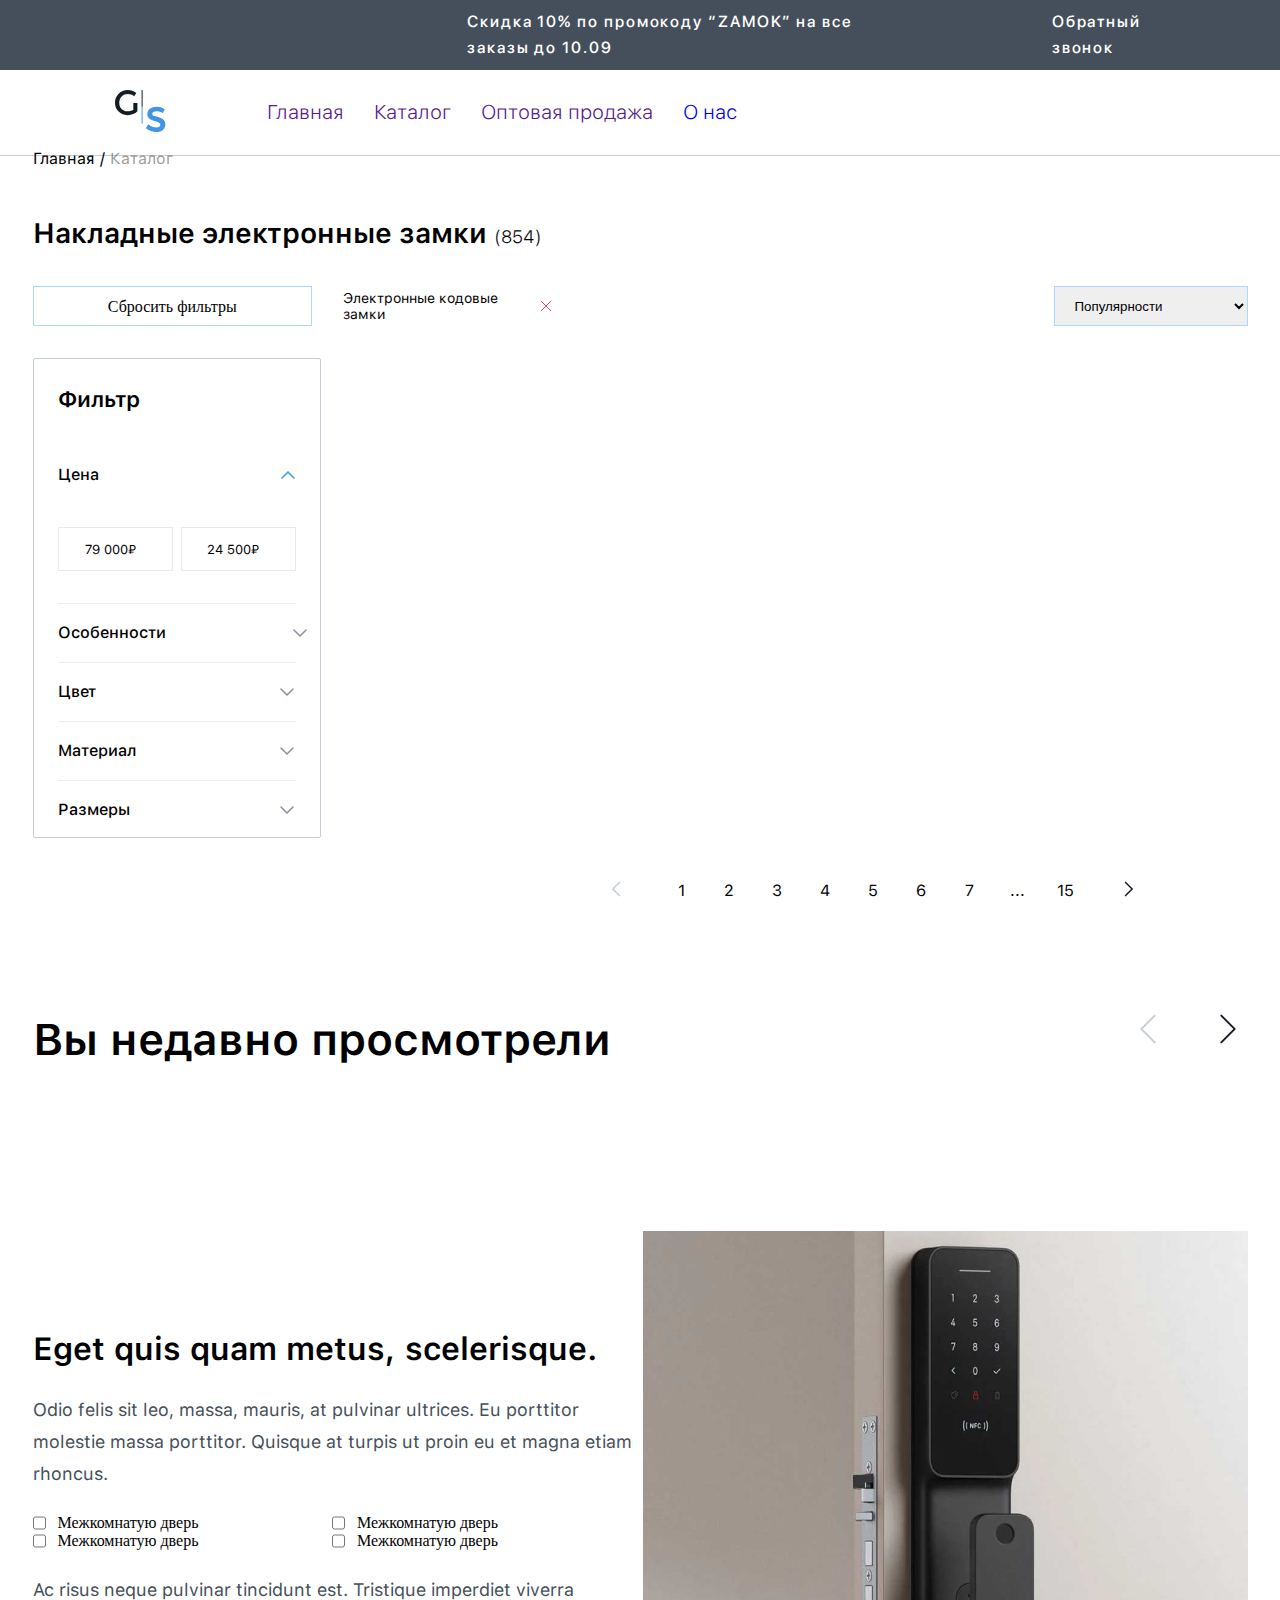
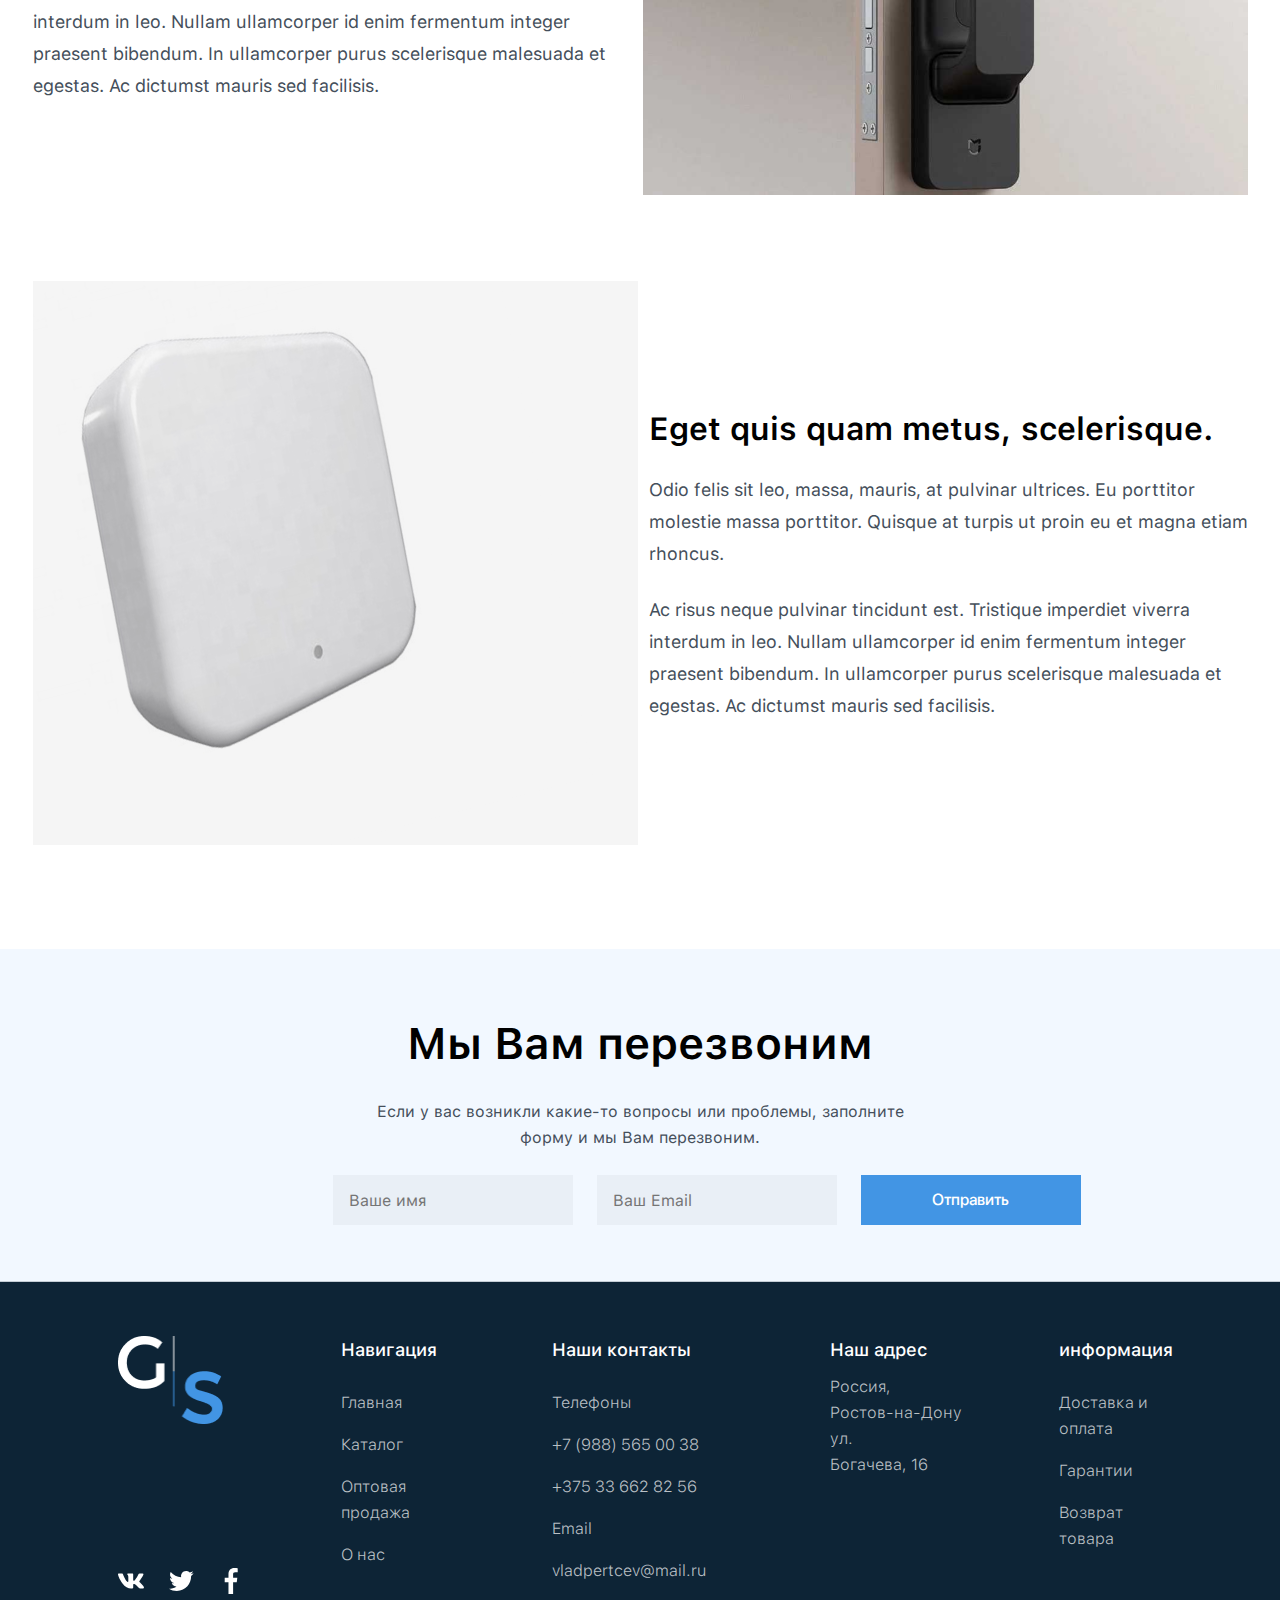
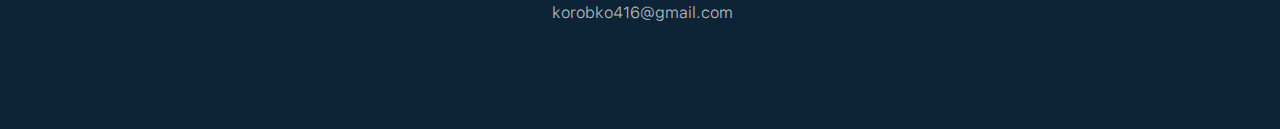
<file: index.html>
<!DOCTYPE html>
<html lang="en">

<head>
    <meta charset="UTF-8">
    <meta name="viewport" content="width=device-width, initial-scale=1.0">
    <title>Company</title>
    <link rel="stylesheet" href="./style/style.css">
</head>

<body>
    <header class="header">
        <div class="header_box">
            <div class="header_box_div1">
                <div class="container texts">
                    <h4 class="skidka_title">Скидка 10% по промокоду “ZAMOK” на все заказы до 10.09</h4>
                    <h4 class="zvonok_title">Обратный звонок</h4>
                </div>
            </div>
            <div class="header_box_div2">
                <div class="container div2_box">
                    <div class="logo_div">
                        <img src="img/Logo.svg" alt="">
                    </div>
                    <div class="links_div">
                        <a class="menu link" href="">Главная</a>
                        <a class="katalog link" href="">Каталог</a>
                        <a class="prodaja link" href="">Оптовая продажа</a>
                        <a class="biz link" href="#footer">О нас</a>
                    </div>
                    <div class="phone_basket">
                        
                    </div>
                </div>
            </div>
        </div>
    </header>
    <menu class="menu_sections">
        <section class="sectionONce">
            <div class="sectionONce_box container">
                <h4 class="menu_katalog">Главная / <span>Каталог</span></h4>
                <h1 class="zamki_title">Накладные электронные замки <span>(854)</span></h1>
                <div class="filter_zamki_select_div">
                    <button class="sbros_filter">Сбросить фильтры</button>
                    <div class="zamki_div">
                        <h4 class="elektron_title">Электронные кодовые замки</h4>
                        <img src="img/Cross.svg" alt="">
                    </div>
                    <select class="select_filters">
                        <option>Популярности</option>
                        <option>Дверной Замок Golden</option>
                        <option>Вариативный замок Golden</option>
                        <option>Дверной Замок Golden</option>
                        <option>Вариативный замок Golden</option>
                    </select>
                </div>
            </div>
        </section>
        <section class="sectionTwo">
            <div class="sectionTwo_box container">
                <div class="sectionTwo_box_div1">
                    <h2 class="filter_title">Фильтр</h2>
                    <div class="sena_div">
                        <h4 class="sena_text">Цена</h4>
                        <img src="img/top.svg" alt="">
                    </div>
                    <div class="money_div">
                        <button class="money79000">79 000₽</button>
                        <button class="money24500">24 500₽</button>
                    </div>
                    <div class="xususiyat_div">
                        <h4 class="xususiyat_title">Особенности</h4>
                        <img src="img/bottom.svg" alt="">
                    </div>
                    <div class="divs">
                        <h4 class="xususiyat_title">Цвет</h4>
                        <img src="img/bottom.svg" alt="">
                    </div>
                    <div class="divs">
                        <h4 class="xususiyat_title">Материал</h4>
                        <img src="img/bottom.svg" alt="">
                    </div>
                    <div class="divs">
                        <h4 class="xususiyat_title">Размеры</h4>
                        <img src="img/bottom.svg" alt="">
                    </div>

                </div>
                <div class="sectionTwo_box_div2" >
                    
                </div>
            </div>
        </section>
        <section class="sectionThre">
            <div class="numbers_div">
                <img src="img/left.svg" alt="" class="cursor">
                <div class="numbers">
                    <p class="numberOne number">1</p>
                    <p class="numberTwo number">2</p>
                    <p class="numberThre number">3</p>
                    <p class="numberFo number">4</p>
                    <p class="numberFive number">5</p>
                    <p class="numberSix number">6</p>
                    <p class="numberSeven number">7</p>
                    <p class="point">...</p>
                    <p class="numberFifteen number">15</p>
                </div>
                <img src="img/right.svg" alt="" class="cursor">
            </div>
        </section>
    </menu>
    <main class="main">
        <div class="main_box container">
            <section class="reviewed">
                <div class="div1">
                    <h1 class="see_text">Вы недавно просмотрели</h1>
                    <img class="arrows" src="img/arrows.png" alt="">
                </div>
                <div class="div2">
                    
                </div>
            </section>
            <section class="eget_section">
                <div class="eget_div1">
                    <div class="eget_texts">
                        <h1 class="title">Eget quis quam metus, scelerisque.</h1>
                        <p class="odio_text">
                            Odio felis sit leo, massa, mauris, at pulvinar ultrices. Eu porttitor <br>
                            molestie massa porttitor. Quisque at turpis ut proin eu et magna etiam <br>
                            rhoncus.
                        </p>
                        <div class="check_box">
                            <div class="check_div">
                                <input type="checkbox">
                                <p>Межкомнатую дверь</p>
                            </div>
                            <div class="check_div">
                                <input type="checkbox">
                                <p>Межкомнатую дверь</p>
                            </div>
                            <div class="check_div">
                                <input type="checkbox">
                                <p>Межкомнатую дверь</p>
                            </div>
                            <div class="check_div">
                                <input type="checkbox">
                                <p>Межкомнатую дверь</p>
                            </div>
                        </div>
                        <p class="risus_text">
                            Ac risus neque pulvinar tincidunt est. Tristique imperdiet viverra <br>
                            interdum in leo. Nullam ullamcorper id enim fermentum integer <br>
                            praesent bibendum. In ullamcorper purus scelerisque malesuada et <br>
                            egestas. Ac dictumst mauris sed facilisis.
                        </p>
                    </div>
                    <div class="eget1_img">
                        <img src="img/phone_photo.png" alt="">
                    </div>
                </div>
                <div class="eget_div1">
                    <div class="eget1_img">
                        <img src="img/img_naushnik.png" alt="">
                    </div>
                    <div class="eget_texts">
                        <h1 class="title">Eget quis quam metus, scelerisque.</h1>
                        <p class="odio_text">
                            Odio felis sit leo, massa, mauris, at pulvinar ultrices. Eu porttitor <br>
                            molestie massa porttitor. Quisque at turpis ut proin eu et magna etiam <br>
                            rhoncus.
                        </p>
                        <p class="risus_text">
                            Ac risus neque pulvinar tincidunt est. Tristique imperdiet viverra <br>
                            interdum in leo. Nullam ullamcorper id enim fermentum integer <br>
                            praesent bibendum. In ullamcorper purus scelerisque malesuada et <br>
                            egestas. Ac dictumst mauris sed facilisis.
                        </p>
                    </div>
                </div>
            </section>
        </div>
    </main>
    <footer class="footer" id="footer">
        <div class="footer_box1">
            <div class="container">
                <h1 class="biz_title">Мы Вам перезвоним</h1>
                <p class="form_text">Если у вас возникли какие-то вопросы или проблемы, заполните <br>
                    форму и мы Вам перезвоним.
                </p>
                <div class="input_btns">
                    <input class="name" type="text" placeholder="Ваше имя">
                    <input class="email" type="text" placeholder="Ваш Email">
                    <button class="send">Отправить</button>
                </div>
            </div>
        </div>
        <div class="footer_box2">
            <div class="container vse_divs">
                <div class="footer_div1">
                    <img class="logo_img" src="img/Logo.png" alt="">
                    <div class="footer_links">
                        <a href="#"><img src="img/vk.svg" alt=""></a>
                        <a href="#"><img src="img/twitter.svg" alt=""></a>
                        <a href="#"><img src="img/facebook.svg" alt=""></a>
                    </div>
                </div>
                <div class="footer_div2">
                    <h4 class="vse_title">Навигация</h4>
                    <a class="a_links" href="#">Главная</a>
                    <a class="a_links" href="#">Каталог</a>
                    <a class="a_links" href="#">Оптовая продажа</a>
                    <a class="a_links" href="#">О нас</a>
                </div>
                <div class="footer_div3">
                    <h1 class="vse_title">Наши контакты</h1>
                    <a class="a_links" href="#">Телефоны</a>
                    <a class="a_links" href="#">+7 (988) 565 00 38</a>
                    <a class="a_links" href="#">+375 33 662 82 56</a>
                    <a class="a_links" href="#">Email</a>
                    <a class="a_links" href="#">vladpertcev@mail.ru</a>
                    <a class="a_links" href="#">korobko416@gmail.com</a>
                    
                </div>
                <div class="footer_div4">
                    <h1 class="vse_title">Наш адрес</h1>
                    <a class="a_links" href="#">Россия,</a>
                    <a class="a_links" href="#">Ростов-на-Дону ул.</a>
                    <a class="a_links" href="#">Богачева, 16</a>

                </div>
                <div class="footer_div5">
                    <h1 class="vse_title">информация</h1>
                    <a class="a_links" href="#">Доставка и оплата</a>
                    <a class="a_links" href="#">Гарантии</a>
                    <a class="a_links" href="#">Возврат товара</a>
                </div>
            </div>
        </div>
    </footer>

    <script src="./js/js.js"></script>
</body>

</html>
</file>
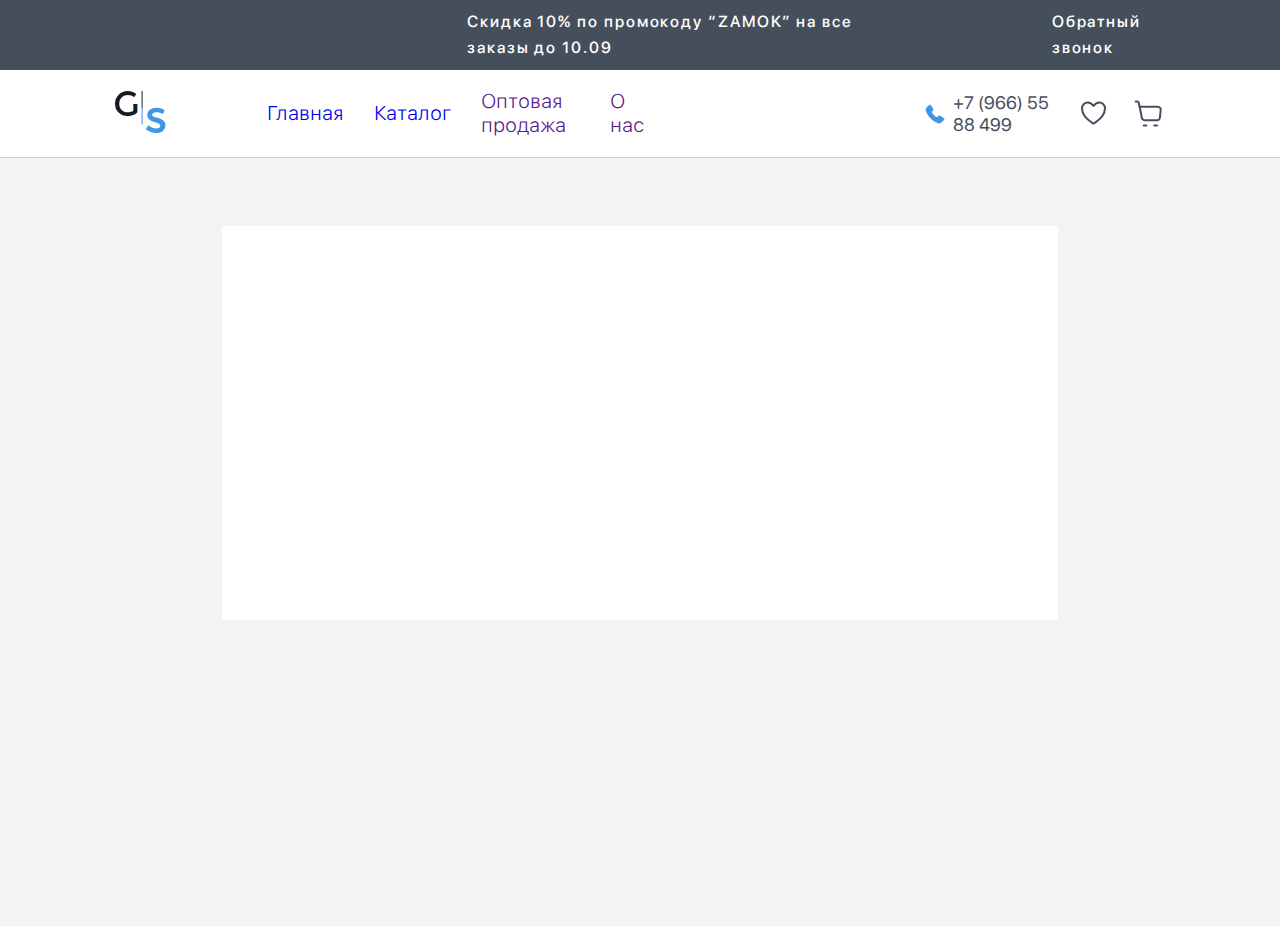
<file: pages/basket.html>
<!DOCTYPE html>
<html lang="en">

<head>
    <meta charset="UTF-8">
    <meta name="viewport" content="width=device-width, initial-scale=1.0">
    <title>Market</title>
    <link rel="stylesheet" href="../style/style.css">
</head>

<body>
    <header class="header">
        <div class="header_box">
            <div class="header_box_div1">
                <div class="container texts">
                    <h4 class="skidka_title">Скидка 10% по промокоду “ZAMOK” на все заказы до 10.09</h4>
                    <h4 class="zvonok_title">Обратный звонок</h4>
                </div>
            </div>
            <div class="header_box_div2">
                <div class="container div2_box">
                    <div class="logo_div">
                        <img src="../img/Logo.svg" alt="">
                    </div>
                    <div class="links_div">
                        <a class="menu link"
                            href="file:///C:/Users/hp/OneDrive/%D0%A0%D0%B0%D0%B1%D0%BE%D1%87%D0%B8%D0%B9%20%D1%81%D1%82%D0%BE%D0%BB/3oy-4dars-main/index.html">Главная</a>
                        <a class="katalog link"
                            href="file:///C:/Users/hp/OneDrive/%D0%A0%D0%B0%D0%B1%D0%BE%D1%87%D0%B8%D0%B9%20%D1%81%D1%82%D0%BE%D0%BB/3oy-4dars-main/index.html">Каталог</a>
                        <a class="prodaja link" href="">Оптовая продажа</a>
                        <a class="biz link" href="">О нас</a>
                    </div>
                    <div class="phone_basket">
                        <div class="phone_div">
                            <img src="../img/phone-call.svg" alt="">
                            <p class="phone_text">+7 (966) 55 88 499</p>
                        </div>
                        <img class="like_icon" src="../img/like_icon.svg" alt="">
                        <img class="basket_icon" src="../img/basket_icon.svg" alt="">
                    </div>
                </div>
            </div>
        </div>
    </header>
    <div class="basket">
        <div class="box3 container">
            
        </div>
    </div>

    <script src="../js/basket.js"></script>
</body>

</html>
</file>
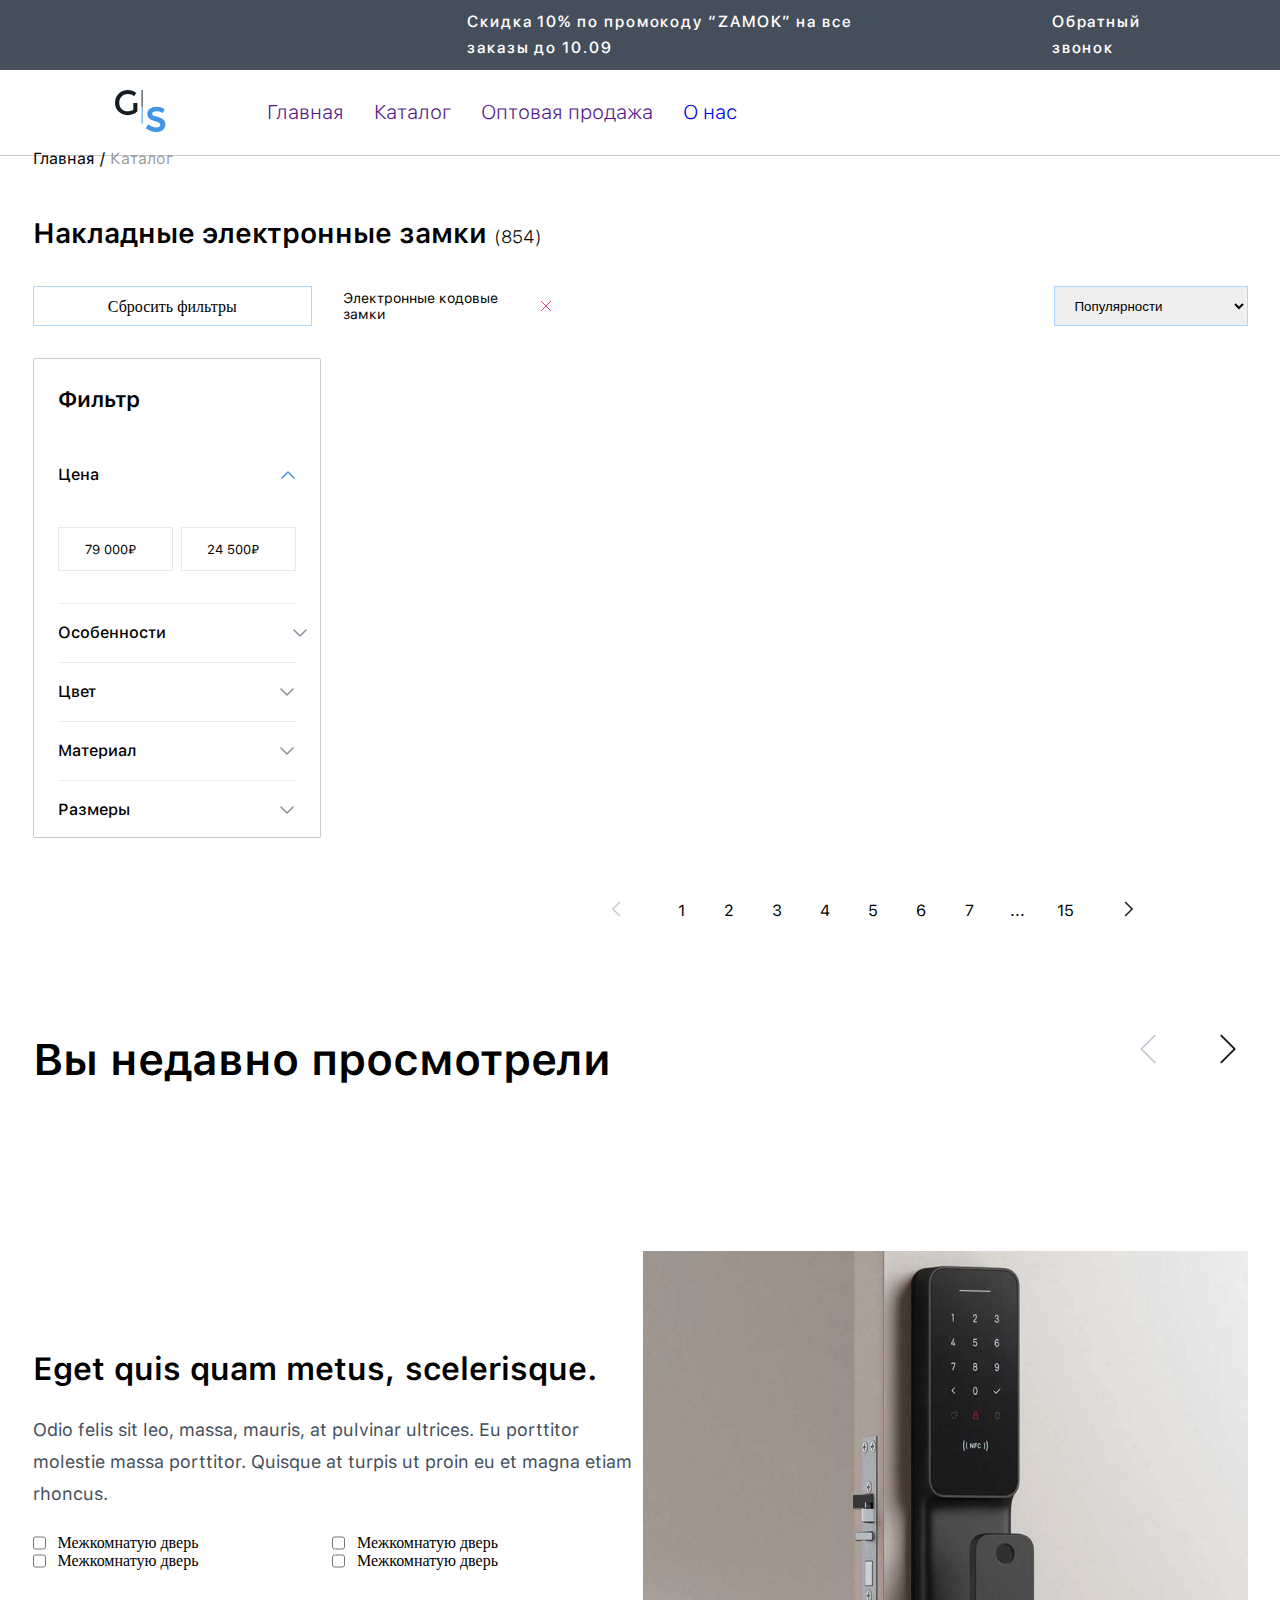
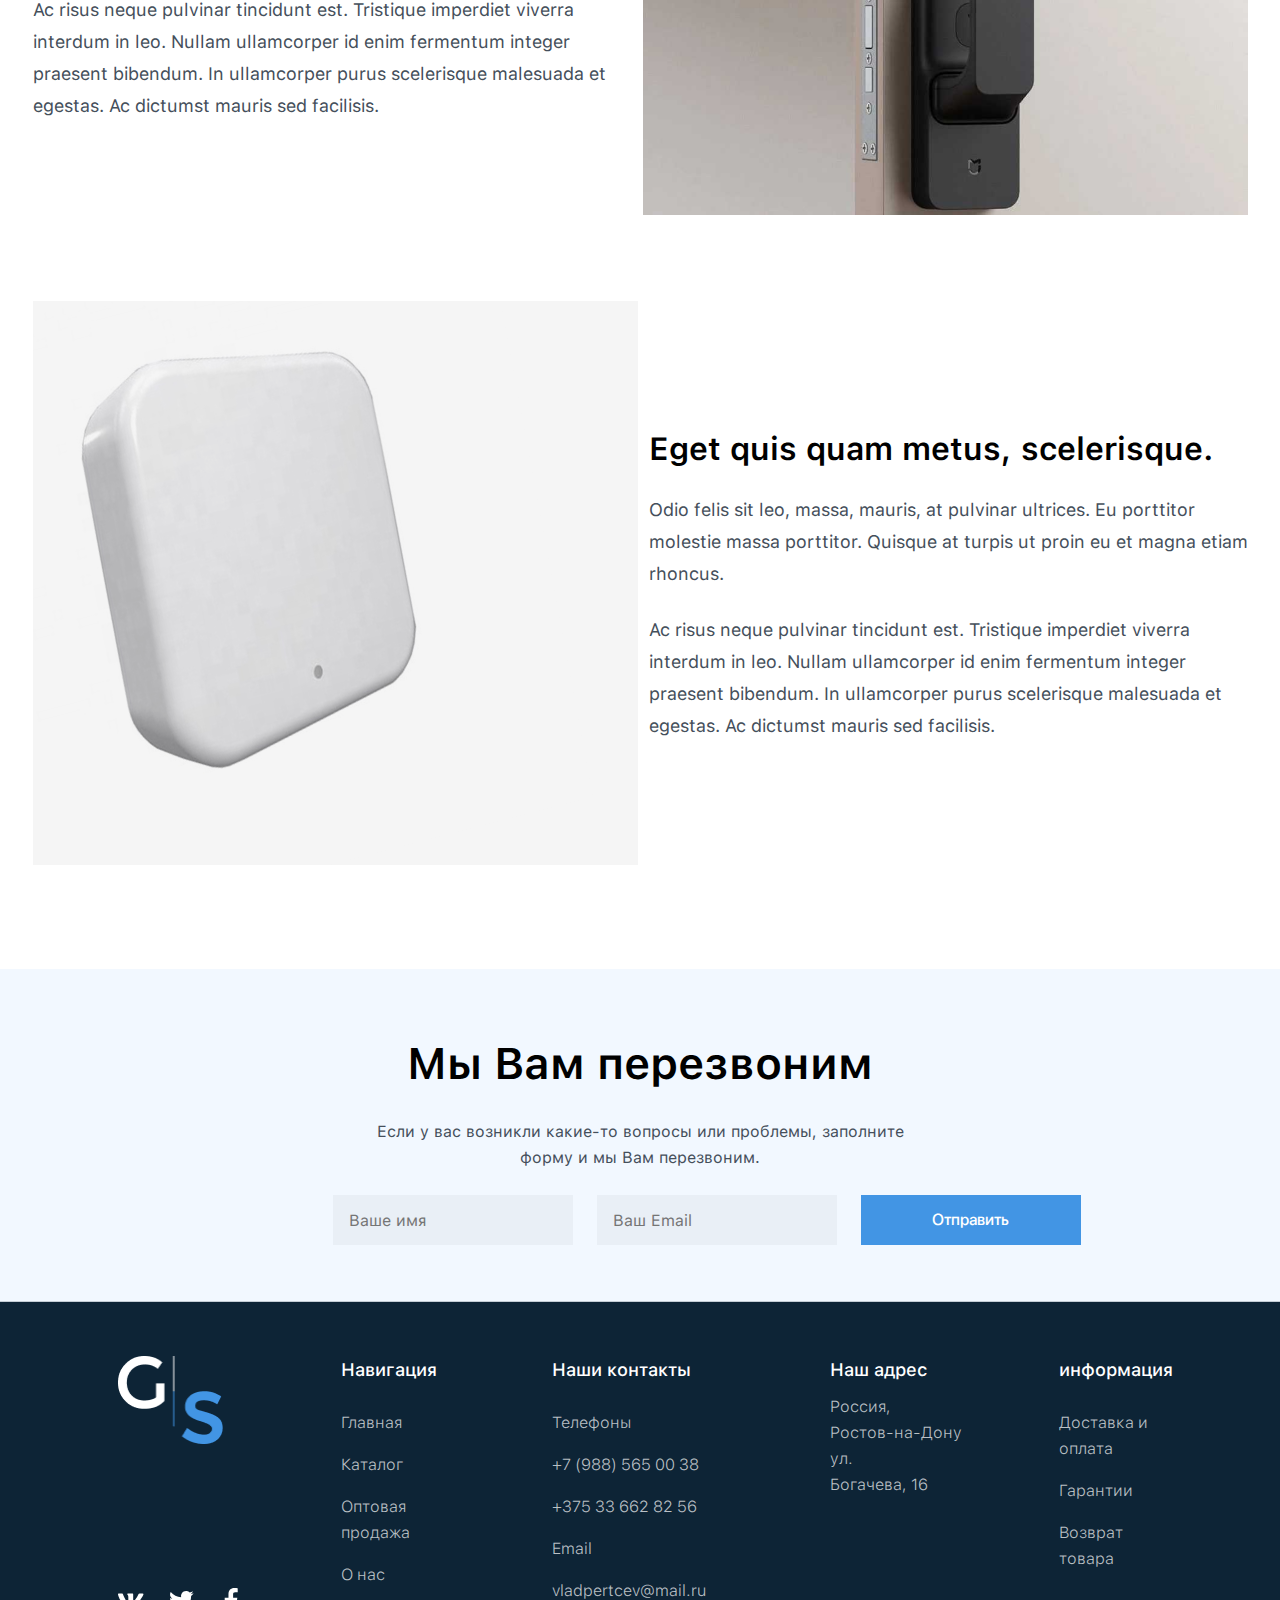
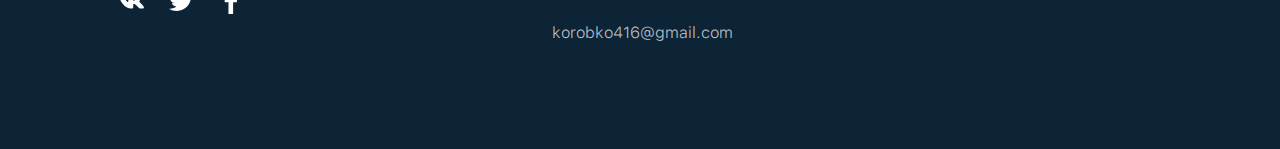
<file: pages/filter1.html>
<!DOCTYPE html>
<html lang="en">

<head>
    <meta charset="UTF-8">
    <meta name="viewport" content="width=device-width, initial-scale=1.0">
    <title>Company</title>
    <link rel="stylesheet" href="../style/style.css">
</head>

<body>
    <header class="header">
        <div class="header_box">
            <div class="header_box_div1">
                <div class="container texts">
                    <h4 class="skidka_title">Скидка 10% по промокоду “ZAMOK” на все заказы до 10.09</h4>
                    <h4 class="zvonok_title">Обратный звонок</h4>
                </div>
            </div>
            <div class="header_box_div2">
                <div class="container div2_box">
                    <div class="logo_div">
                        <img src="../img/Logo.svg" alt="">
                    </div>
                    <div class="links_div">
                        <a class="menu link" href="">Главная</a>
                        <a class="katalog link" href="">Каталог</a>
                        <a class="prodaja link" href="">Оптовая продажа</a>
                        <a class="biz link" href="#footer">О нас</a>
                    </div>
                    <div class="phone_basket">
                        
                    </div>
                </div>
            </div>
        </div>
    </header>
    <menu class="menu_sections">
        <section class="sectionONce">
            <div class="sectionONce_box container">
                <h4 class="menu_katalog">Главная / <span>Каталог</span></h4>
                <h1 class="zamki_title">Накладные электронные замки <span>(854)</span></h1>
                <div class="filter_zamki_select_div">
                    <button class="sbros_filter">Сбросить фильтры</button>
                    <div class="zamki_div">
                        <h4 class="elektron_title">Электронные кодовые замки</h4>
                        <img src="../img/Cross.svg" alt="">
                    </div>
                    <select class="select_filters">
                        <option>Популярности</option>
                        <option>Дверной Замок Golden</option>
                        <option>Вариативный замок Golden</option>
                        <option>Дверной Замок Golden</option>
                        <option>Вариативный замок Golden</option>
                    </select>
                </div>
            </div>
        </section>
        <section class="sectionTwo">
            <div class="sectionTwo_box container">
                <div class="sectionTwo_box_div1">
                    <h2 class="filter_title">Фильтр</h2>
                    <div class="sena_div">
                        <h4 class="sena_text">Цена</h4>
                        <img src="../img/top.svg" alt="">
                    </div>
                    <div class="money_div">
                        <button class="money79000">79 000₽</button>
                        <button class="money24500">24 500₽</button>
                    </div>
                    <div class="xususiyat_div">
                        <h4 class="xususiyat_title">Особенности</h4>
                        <img src="../img/bottom.svg" alt="">
                    </div>
                    <div class="divs">
                        <h4 class="xususiyat_title">Цвет</h4>
                        <img src="../img/bottom.svg" alt="">
                    </div>
                    <div class="divs">
                        <h4 class="xususiyat_title">Материал</h4>
                        <img src="../img/bottom.svg" alt="">
                    </div>
                    <div class="divs">
                        <h4 class="xususiyat_title">Размеры</h4>
                        <img src="../img/bottom.svg" alt="">
                    </div>

                </div>
                <div class="sectionTwo_box_div3" >
                    
                </div>
            </div>
        </section>
        <section class="sectionThre">
            <div class="numbers_div">
                <img src="../img/left.svg" alt="" class="cursor">
                <div class="numbers">
                    <p class="numberOne number">1</p>
                    <p class="numberTwo number">2</p>
                    <p class="numberThre number">3</p>
                    <p class="numberFo number">4</p>
                    <p class="numberFive number">5</p>
                    <p class="numberSix number">6</p>
                    <p class="numberSeven number">7</p>
                    <p class="point">...</p>
                    <p class="numberFifteen number">15</p>
                </div>
                <img src="../img/right.svg" alt="" class="cursor">
            </div>
        </section>
    </menu>
    <main class="main">
        <div class="main_box container">
            <section class="reviewed">
                <div class="div1">
                    <h1 class="see_text">Вы недавно просмотрели</h1>
                    <img class="arrows" src="../img/arrows.png" alt="">
                </div>
                <div class="div2">
                    
                </div>
            </section>
            <section class="eget_section">
                <div class="eget_div1">
                    <div class="eget_texts">
                        <h1 class="title">Eget quis quam metus, scelerisque.</h1>
                        <p class="odio_text">
                            Odio felis sit leo, massa, mauris, at pulvinar ultrices. Eu porttitor <br>
                            molestie massa porttitor. Quisque at turpis ut proin eu et magna etiam <br>
                            rhoncus.
                        </p>
                        <div class="check_box">
                            <div class="check_div">
                                <input type="checkbox">
                                <p>Межкомнатую дверь</p>
                            </div>
                            <div class="check_div">
                                <input type="checkbox">
                                <p>Межкомнатую дверь</p>
                            </div>
                            <div class="check_div">
                                <input type="checkbox">
                                <p>Межкомнатую дверь</p>
                            </div>
                            <div class="check_div">
                                <input type="checkbox">
                                <p>Межкомнатую дверь</p>
                            </div>
                        </div>
                        <p class="risus_text">
                            Ac risus neque pulvinar tincidunt est. Tristique imperdiet viverra <br>
                            interdum in leo. Nullam ullamcorper id enim fermentum integer <br>
                            praesent bibendum. In ullamcorper purus scelerisque malesuada et <br>
                            egestas. Ac dictumst mauris sed facilisis.
                        </p>
                    </div>
                    <div class="eget1_img">
                        <img src="../img/phone_photo.png" alt="">
                    </div>
                </div>
                <div class="eget_div1">
                    <div class="eget1_img">
                        <img src="../img/img_naushnik.png" alt="">
                    </div>
                    <div class="eget_texts">
                        <h1 class="title">Eget quis quam metus, scelerisque.</h1>
                        <p class="odio_text">
                            Odio felis sit leo, massa, mauris, at pulvinar ultrices. Eu porttitor <br>
                            molestie massa porttitor. Quisque at turpis ut proin eu et magna etiam <br>
                            rhoncus.
                        </p>
                        <p class="risus_text">
                            Ac risus neque pulvinar tincidunt est. Tristique imperdiet viverra <br>
                            interdum in leo. Nullam ullamcorper id enim fermentum integer <br>
                            praesent bibendum. In ullamcorper purus scelerisque malesuada et <br>
                            egestas. Ac dictumst mauris sed facilisis.
                        </p>
                    </div>
                </div>
            </section>
        </div>
    </main>
    <footer class="footer" id="footer">
        <div class="footer_box1">
            <div class="container">
                <h1 class="biz_title">Мы Вам перезвоним</h1>
                <p class="form_text">Если у вас возникли какие-то вопросы или проблемы, заполните <br>
                    форму и мы Вам перезвоним.
                </p>
                <div class="input_btns">
                    <input class="name" type="text" placeholder="Ваше имя">
                    <input class="email" type="text" placeholder="Ваш Email">
                    <button class="send">Отправить</button>
                </div>
            </div>
        </div>
        <div class="footer_box2">
            <div class="container vse_divs">
                <div class="footer_div1">
                    <img class="logo_img" src="../img/Logo.png" alt="">
                    <div class="footer_links">
                        <a href="#"><img src="../img/vk.svg" alt=""></a>
                        <a href="#"><img src="../img/twitter.svg" alt=""></a>
                        <a href="#"><img src="../img/facebook.svg" alt=""></a>
                    </div>
                </div>
                <div class="footer_div2">
                    <h4 class="vse_title">Навигация</h4>
                    <a class="a_links" href="#">Главная</a>
                    <a class="a_links" href="#">Каталог</a>
                    <a class="a_links" href="#">Оптовая продажа</a>
                    <a class="a_links" href="#">О нас</a>
                </div>
                <div class="footer_div3">
                    <h1 class="vse_title">Наши контакты</h1>
                    <a class="a_links" href="#">Телефоны</a>
                    <a class="a_links" href="#">+7 (988) 565 00 38</a>
                    <a class="a_links" href="#">+375 33 662 82 56</a>
                    <a class="a_links" href="#">Email</a>
                    <a class="a_links" href="#">vladpertcev@mail.ru</a>
                    <a class="a_links" href="#">korobko416@gmail.com</a>
                    
                </div>
                <div class="footer_div4">
                    <h1 class="vse_title">Наш адрес</h1>
                    <a class="a_links" href="#">Россия,</a>
                    <a class="a_links" href="#">Ростов-на-Дону ул.</a>
                    <a class="a_links" href="#">Богачева, 16</a>

                </div>
                <div class="footer_div5">
                    <h1 class="vse_title">информация</h1>
                    <a class="a_links" href="#">Доставка и оплата</a>
                    <a class="a_links" href="#">Гарантии</a>
                    <a class="a_links" href="#">Возврат товара</a>
                </div>
            </div>
        </div>
    </footer>

    <script src="../js/filter1.js"></script>
</body>

</html>
</file>
<file: style/style.css>
@import './fonts.css';

* {
    margin: 0;
    padding: 0;
    box-sizing: border-box;
    text-decoration: none;
    list-style: none;
}

.container {
    max-width: 1245px;
    width: 100%;
    margin: 0 auto;
    padding: 0 15px;
}

button {
    cursor: pointer;
}

.cursor {
    cursor: pointer;
}

.header {
    width: 100%;
    height: 126px;
}

.header_box {
    display: flex;
    flex-direction: column;
    gap: 0;
}

.header_box_div1 {
    background-color: #454F5B;
    padding: 9px 100px 9px 452px;

}

.texts {
    display: flex;
    flex-direction: row;
    gap: 197px;
    align-items: center;
}

.skidka_title {
    font-family: "SFProDisplay-Medium";
    font-size: 16px;
    font-weight: 500;
    line-height: 26px;
    letter-spacing: 0.12em;
    color: #FFF;
}

.zvonok_title {
    font-family: "SFProDisplay-Medium";
    font-size: 16px;
    font-weight: 500;
    line-height: 26px;
    letter-spacing: 0.12em;
    color: #FFF;
}

.header_box_div2 {
    padding: 20px 100px;
    background-color: #FFFFFF;
    box-shadow: 0px -1px 0px 0px #C4CDD5 inset;
}

.div2_box {
    display: flex;
    flex-direction: row;
    gap: 101px;
    align-items: center;
}

.links_div {
    display: flex;
    flex-direction: row;
    gap: 30px;
    align-items: center;
    padding-right: 180px;
}

.link {
    font-family: "SFProText-Light";
    font-size: 20px;
    font-weight: 300;
    line-height: 23.87px;
    transition: .3s;
}

.link:hover {
    font-weight: 600;
}

.phone_basket {
    display: flex;
    flex-direction: row;
    gap: 24px;
}

.phone_div {
    display: flex;
    flex-direction: row;
    gap: 8px;
    align-items: center;
}

.phone_text {
    font-family: "SFProDisplay-Regular";
    font-size: 18px;
    font-weight: 400;
    line-height: 21.48px;
    color: #454F5B;

}

.like_icon {
    cursor: pointer;
    transition: .3s;
}

.like_icon:hover {
    transform: scale(1.1);
}

.basket_icon {
    cursor: pointer;
    transition: .3s;
}

.basket_icon:hover {
    transform: scale(1.1);
}

.menu_sections {
    margin-top: 20px;
}

.sectionONce {
    margin-bottom: 32px;
}

.menu_katalog {
    font-family: "SFProText-Regular";
    font-size: 16px;
    font-weight: 400;
    line-height: 26px;

    span {
        color: #14141474;
    }
}

.zamki_title {
    padding-top: 40px;
    font-family: "SFProText-SemiBold";
    font-size: 28px;
    font-weight: 600;
    line-height: 42px;

    span {
        font-family: "SFProText-Light";
        font-size: 18px;
        font-weight: 300;
        line-height: 28px;
    }
}

.filter_zamki_select_div {
    padding-top: 32px;
    display: flex;
    flex-direction: row;
    gap: 31px;
}

.sbros_filter {
    width: 288px;
    height: 40px;
    padding: 7px 72px;
    gap: 10px;
    background-color: #FFFFFF;
    border: 1px solid #ADD7FF;
    font-family: "HelveticaNeueCyr-Roman";
    font-size: 16px;
    font-weight: 400;
    line-height: 26px;
    cursor: pointer;
    transition: .3s;

}

.sbros_filter:hover {
    background-color: #ADD7FF;
    color: #FFF;
}

.zamki_div {
    display: flex;
    flex-direction: row;
    gap: 8px;
    align-items: center;
    padding-right: 470px;
}

.elektron_title {
    font-family: "SFProText-Regular";
    font-size: 14px;
    font-weight: 400;
}

.select_filters {
    cursor: pointer;
    width: 194px;
    height: 40px;
    padding: 7px 16px;
    gap: 16px;
    border: 1px solid #ADD7FF
}

.sectionTwo_box {
    display: flex;
    flex-direction: row;
    gap: 30px;
}

.sectionTwo_box_div1 {
    width: 288px;
    height: 480px;
    padding: 24px;
    gap: 10px;
    border-radius: 2px;
    border: 1px solid #C4CDD5;
}

.filter_title {
    font-family: "SFProText-SemiBold";
    font-size: 22px;
    font-weight: 600;
    line-height: 32px;
    padding-bottom: 47px;
}

.sena_div {
    display: flex;
    flex-direction: row;
    gap: 180px;
}

.sena_text {
    font-family: "SFProText-Medium";
    font-size: 16px;
    font-weight: 500;
    line-height: 26px;
}

.money_div {
    padding-top: 39px;
    display: flex;
    flex-direction: row;
    gap: 8px;
    align-items: center;
}

.money79000 {
    width: 116px;
    height: 44px;
    border: 1px solid #EAEAEA;
    font-family: "SFProText-Regular";
    font-size: 13px;
    font-weight: 400;
    line-height: 24px;
    padding: 10px 35px 10px 25px;
    background-color: #FFF;
    cursor: pointer;
    transition: .3s;
}
.money79000.active {
    border: 1px solid #4295E4;
}
.money79000:hover {
    border: 1px solid #4295E4;
}

.money24500 {
    width: 116px;
    height: 44px;
    border: 1px solid #EAEAEA;
    font-family: "SFProText-Regular";
    font-size: 13px;
    font-weight: 400;
    line-height: 24px;
    padding: 10px 35px 10px 25px;
    background-color: #FFF;
    cursor: pointer;
    transition: .3s;
}

.money24500:hover {
    border: 1px solid #4295E4;
}

.xususiyat_div {
    cursor: pointer;
    border-top: 1px solid #EDEDED;
    padding: 16px 0px 16px 0px;
    margin-top: 32px;
    display: flex;
    justify-content: space-between;
    align-items: center;
    gap: 125px;
}

.xususiyat_title {
    font-family: "SFProText-Medium";
    font-size: 16px;
    font-weight: 500;
    line-height: 26px;
}

.divs {
    cursor: pointer;
}

.divs {
    border-top: 1px solid #EDEDED;
    padding: 16px 0px 16px 0px;
    display: flex;
    justify-content: space-between;
    align-items: center;
    gap: 125px;
}

.sectionTwo_box_div2 {
    display: grid;
    grid-template-columns: repeat(3, 1fr);
    gap: 30px;
}

.sectionTwo_box_div3 {
    width: 100%;
    height: 500px;
    overflow-y: hidden;
    overflow-x: hidden;
    display: grid;
    grid-template-columns: repeat(3, 1fr);
    gap: 30px;
}

.products_div {
    cursor: pointer;
    background-repeat: no-repeat;
    padding: 17px 12px 10px 12px;
    display: flex;
    flex-direction: column;
    gap: 245px;
}

.nalichiCros_sale {
    display: flex;
    flex-direction: row;
    gap: 86px;
    align-items: center;
}

.nalichi_div {
    display: flex;
    flex-direction: row;
    gap: 8px;
    align-items: center;
}

.cros {
    width: 20px;
    height: 22px;
    padding: 3px 2px;
    background-color: #FFF;
    border: 0;
    cursor: pointer;
}

.nalichi_title {
    font-family: "SFProText-Regular";
    font-size: 14px;
    font-weight: 400;
    line-height: 16.71px;
    color: #454F5B;

}

.sale {
    width: 51px;
    height: 30px;
    padding: 6px 8px;
    background-color: #FFF;
    font-family: "SFProText-Medium";
    font-size: 12px;
    font-weight: 500;
    line-height: 14.32px;
    border: 0;
    box-shadow: 0px 2px 5px 0px #00000008;

}

.podarka_div {
    padding-top: 10px;
    width: 90px;
    height: 26px;
    padding: 6px 8px;
    background-color: #FFF;
    box-shadow: 0px 2px 5px 0px #00000008;
    display: flex;
    flex-direction: row;
    align-items: center;
    gap: 10px;
}

.podarka_title {
    font-family: "SFProText-Regular";
    font-size: 12px;
    font-weight: 400;
    line-height: 14.32px;
}

.products_info {
    width: 277px;
    height: 133px;
    padding: 10px;
    background-color: #FFF;
    box-shadow: 0px -1px 0px 0px #EAEAEA inset;

}

.stars_div {
    display: flex;
    flex-direction: row;
    gap: 8px;
    align-items: center;
}

.otziv_text {
    font-family: "SFProText-Regular";
    font-size: 13px;
    font-weight: 400;
    line-height: 21px;
    color: #454F5B;
}

.texts_info {
    font-family: "SFProText-Regular";
    font-size: 16px;
    font-weight: 400;
    line-height: 26px;
    color: #454F5B;
}

.moneyRubl {
    font-family: "SFProText-SemiBold";
    font-size: 20px;
    font-weight: 600;
    line-height: 23.87px;

    span {
        font-family: "SFProText-Light";
        font-size: 18px;
        font-weight: 300;
        line-height: 21.48px;
        color: #454F5B;
    }
}

.sectionThre {
    margin-top: 31px;
    padding-left: 600px;
    margin-bottom: 30px;
}

.images {
    position: absolute;

    width: 288px;
    height: 320px;
}

.numbers_div {
    display: flex;
    flex-direction: row;
    gap: 20px;
    align-items: center;
}

.numbers {
    display: flex;
    flex-direction: row;
    gap: 8px;
    align-items: center;
}

.number {
    cursor: pointer;
    width: 40px;
    height: 40px;
    padding: 9px;
    border-radius: 2px;
    background-color: #FFF;
    color: black;
    font-family: "SFProText-Regular";
    font-size: 16px;
    font-weight: 400;
    line-height: 26px;
    text-align: center;
    transition: .2s;
}

.number:hover {
    background-color: #4295E4;
    color: #FFF;
}

.point {
    width: 40px;
    height: 40px;
    padding: 9px;
    border-radius: 2px;
    background-color: #FFF;
    color: black;
    font-family: "SFProText-Regular";
    font-size: 16px;
    font-weight: 400;
    line-height: 26px;
    text-align: center;
}

.main {
    margin-top: 100px;
    padding-bottom: 100px;
}

.div1 {
    display: flex;
    justify-content: space-between;
}

.see_text {
    font-family: "SFProText-SemiBold";
    font-size: 44px;
    font-weight: 600;
    line-height: 62px;
}

.arrows {
    cursor: pointer;
    width: 120px;
    height: 40px;
}

.div2 {
    padding-top: 64px;
    display: grid;
    grid-template-columns: repeat(4, 1fr);
    gap: 30px;
}

.products_div1 {
    cursor: pointer;
    background-repeat: no-repeat;
    padding: 17px 12px 10px 12px;
    display: flex;
    flex-direction: column;
    gap: 245px;
}

.products_div2 {
    background-image: url(../img/bacground_img.png);
    background-repeat: no-repeat;
    padding: 17px 12px 10px 12px;
    display: flex;
    flex-direction: column;
    gap: 245px;
}

.products_div3 {
    background-image: url(../img/productImage1.png);
    background-repeat: no-repeat;
    padding: 17px 12px 10px 12px;
    display: flex;
    flex-direction: column;
    gap: 245px;
}

.products_div4 {
    background-image: url(../img/productImage2.png);
    background-repeat: no-repeat;
    padding: 17px 12px 10px 12px;
    display: flex;
    flex-direction: column;
    gap: 245px;
}

.eget_section {
    margin-top: 96px;
    display: flex;
    flex-direction: column;
    gap: 82px;
}

.eget_div1 {
    display: flex;
    justify-content: space-between;
    align-items: center;
}

.eget_texts {
    display: flex;
    flex-direction: column;
    gap: 24px;
}

.title {
    font-family: "SFProText-SemiBold";
    font-size: 32px;
    font-weight: 600;
    line-height: 42px;
}

.check_box {
    display: grid;
    grid-template-columns: repeat(2, 1fr);
}

.odio_text {
    font-family: "SFProText-Regular";
    font-size: 18px;
    font-weight: 400;
    line-height: 32px;
    color: #454F5B;
}

.risus_text {
    font-family: "SFProText-Regular";
    font-size: 18px;
    font-weight: 400;
    line-height: 32px;
    color: #454F5B;
}

.check_div {
    display: flex;
    flex-direction: row;
    gap: 12px;
}

.footer_box1 {
    background-color: #F2F8FF;
    height: 332px;
}

.biz_title {
    padding-top: 64px;
    font-family: "SFProText-SemiBold";
    font-size: 44px;
    font-weight: 600;
    line-height: 62px;
    text-align: center;
}

.form_text {
    padding-top: 24px;
    font-family: "SFProText-Regular";
    font-size: 16px;
    font-weight: 400;
    line-height: 26px;
    text-align: center;
    color: #454F5B
}

.input_btns {
    display: flex;
    flex-direction: row;
    gap: 24px;
    align-items: center;
    padding-left: 300px;
    padding-top: 24px;
}

.name {
    width: 240px;
    height: 50px;
    background-color: #161C240A;
    font-family: "SFProText-Regular";
    font-size: 16px;
    font-weight: 400;
    line-height: 26px;
    padding: 12px 16px;
    border: 0;
}

.name {
    width: 240px;
    height: 50px;
    background-color: #161C240A;
    font-family: "SFProText-Regular";
    font-size: 16px;
    font-weight: 400;
    line-height: 26px;
    padding: 12px 16px;
    border: 0;
}

.email {
    width: 240px;
    height: 50px;
    background-color: #161C240A;
    font-family: "SFProText-Regular";
    font-size: 16px;
    font-weight: 400;
    line-height: 26px;
    padding: 12px 16px;
    border: 0;
}

.send {
    cursor: pointer;
    width: 220px;
    height: 50px;
    background-color: #4295E4;
    font-family: "SFProDisplay-Medium";
    font-size: 16px;
    font-weight: 500;
    line-height: 26px;
    color: #FFF;
    border: 0;
}

.footer_box2 {
    background-color: #0D2436;
    box-shadow: 0px 1px 0px 0px #C4CDD5 inset;
    height: 448px;
}

.vse_divs {
    padding: 55px 81px 25px 100px;
    display: flex;
    flex-direction: row;
    gap: 97px;
}

.footer_div1 {
    display: flex;
    flex-direction: column;
    gap: 144px;
}

.logo_img {
    width: 105.6px;
    height: 88px;
}

.footer_links {
    display: flex;
    flex-direction: row;
    gap: 24px;
}

.footer_div2 {
    display: flex;
    flex-direction: column;
    gap: 16px;
}

.vse_title {
    font-family: "SFProText-Medium";
    font-size: 18px;
    font-weight: 500;
    line-height: 28px;
    color: #FFF;
    padding-bottom: 10px;
}

.a_links {
    font-family: "SFProText-Light";
    font-size: 16px;
    font-weight: 300;
    line-height: 26px;
    color: #ffffffb9;
}

.footer_div3 {
    display: flex;
    flex-direction: column;
    gap: 16px;
}

.footer_div4 {
    display: flex;
    flex-direction: column;
    gap: 0;
}

.footer_div5 {
    display: flex;
    flex-direction: column;
    gap: 16px;
}

.box2 {
    margin: 50px 100px 100px 300px;
    display: flex;
    flex-direction: row;
    align-items: center;
    gap: 100px;
}

.box2_img {
    width: 350px;
    height: 450px;
}

.texts2 {
    display: flex;
    flex-direction: column;

}

.title_texts {
    font-size: 44px;
    font-weight: 600;
    line-height: 62px;
    color: #161C24;
    padding-bottom: 20px;
}

.info_text1 {
    padding-bottom: 16px;
    font-size: 14px;
    font-weight: 400;
    line-height: 24px;
    color: #454F5B;
}

.info_text2 {
    padding-bottom: 32px;
    font-size: 14px;
    font-weight: 400;
    line-height: 24px;
    color: #454F5B;
}

.price_texts {
    padding-bottom: 4px;
    padding-top: 16px;
    font-size: 12px;
    font-weight: 400;
    line-height: 22px;
    color: #454F5B;
}

.prices {
    display: flex;
    flex-direction: row;
    align-items: center;
    gap: 12px;
}

.price_new {
    font-size: 24px;
    font-weight: 600;
    line-height: 28.64px;
    color: #161C24;
}

.price_old {
    font-size: 22px;
    font-weight: 300;
    line-height: 26.25px;
    color: #A4A4A4;
    text-decoration: line-through;
}

.btn_basket {
    margin-top: 16px;
    border: unset;
    border-radius: 4px;
    padding: 12px 60px;
    width: 220px;
    height: 50px;
    background-color: #4295E4;
    font-size: 16px;
    font-weight: 400;
    line-height: 26px;
    color: #FFFFFF;
}

.basket {
    background-color: #1818180D;
    height: 800px;
    padding: 100px 0px 0px 0px;
}

.box3 {
    padding: 16px 40px;
    width: 836px;
    height: 394px;
    background-color: #FFFFFF;
}

.title_xIcon {
    padding-bottom: 16px;
    display: flex;
    justify-content: space-between;
    border-bottom: 1px solid #EAEAEA;
}

.basket_info {
    margin-top: 24px;
    display: flex;
    flex-direction: row;

}

.imgs_div {
    margin-right: 12px;
    width: 136px;
    height: 120px;
    background-color: #00000008;
}

.basket_img {
    width: 100%;
    height: 100%;
}

.X_icon {
    cursor: pointer;
}

.divs_amount_remove {
    display: flex;
    flex-direction: row;
    gap: 158px;
}

.texts_amout {
    display: flex;
    flex-direction: column;
    gap: 4px;
}

.title_info {
    font-size: 16px;
    font-weight: 400;
    line-height: 26px;
    color: #161C24;
}

.link_info {
    font-size: 14px;
    font-weight: 400;
    line-height: 24px;
}

.link_infoLink {
    font-size: 14px;
    font-weight: 400;
    line-height: 24px;
    color: #4295E4;
}

.amout_div {
    display: flex;
    flex-direction: row;
    align-items: center;
    gap: 8px;
}

.minus {
    width: 16px;
    height: 16px;
    color: #C4CDD5;
    font-size: 35px;
    cursor: pointer;
}

.minus.active {
    color: #181818;
}

.amount {
    margin-top: 30px;
    width: 60px;
    height: 32px;
    border: 1px solid #EAEAEA;
    padding: 5px 22px;
}

.plus {
    width: 16px;
    height: 16px;
    padding: 0px 2.67px 0px 2.67px;
    color: #181818;
    font-size: 25px;
    cursor: pointer;
    margin-top: 20px;
}

.delete_price {
    display: flex;
    flex-direction: column;
    gap: 68px;
}

.remove_div {
    cursor: pointer;
    display: flex;
    flex-direction: row;
    align-items: center;
    gap: 12px;
}

.remove_title {
    font-size: 18px;
    font-weight: 500;
    line-height: 26px;
    color: #4295E4;
}

.price_title {
    font-size: 18px;
    font-weight: 400;
    line-height: 26px;
    color: #161C24;
}

.basket_btn_totalPrice {
    margin-top: 32px;
}

.total_price {
    font-size: 16px;
    font-weight: 400;
    line-height: 26px;
    color: #000000;
    padding-bottom: 8px;

    span {
        font-size: 20px;
        font-weight: 600;
        line-height: 30px;
        color: #161C24;
    }
}

.btns {
    display: flex;
    justify-content: space-between;
}

.btn1 {
    width: 249px;
    height: 44px;
    padding: 9px 64px;
    background-color: #4295E4;
    color: #FFFFFF;
    font-size: 16px;
    font-weight: 500;
    line-height: 26px;
    border: unset;
}

.btn2 {
    width: 216px;
    height: 46px;
    padding: 10px 24px;
    border: 1px solid #ADD7FF;
    background-color: unset;
    font-size: 16px;
    font-weight: 400;
    line-height: 26px;
    color: #161C24;
}

.images22 {
    position: absolute;
    top: 450px;
    width: 270px;
    height: 220px;
}
</file>
